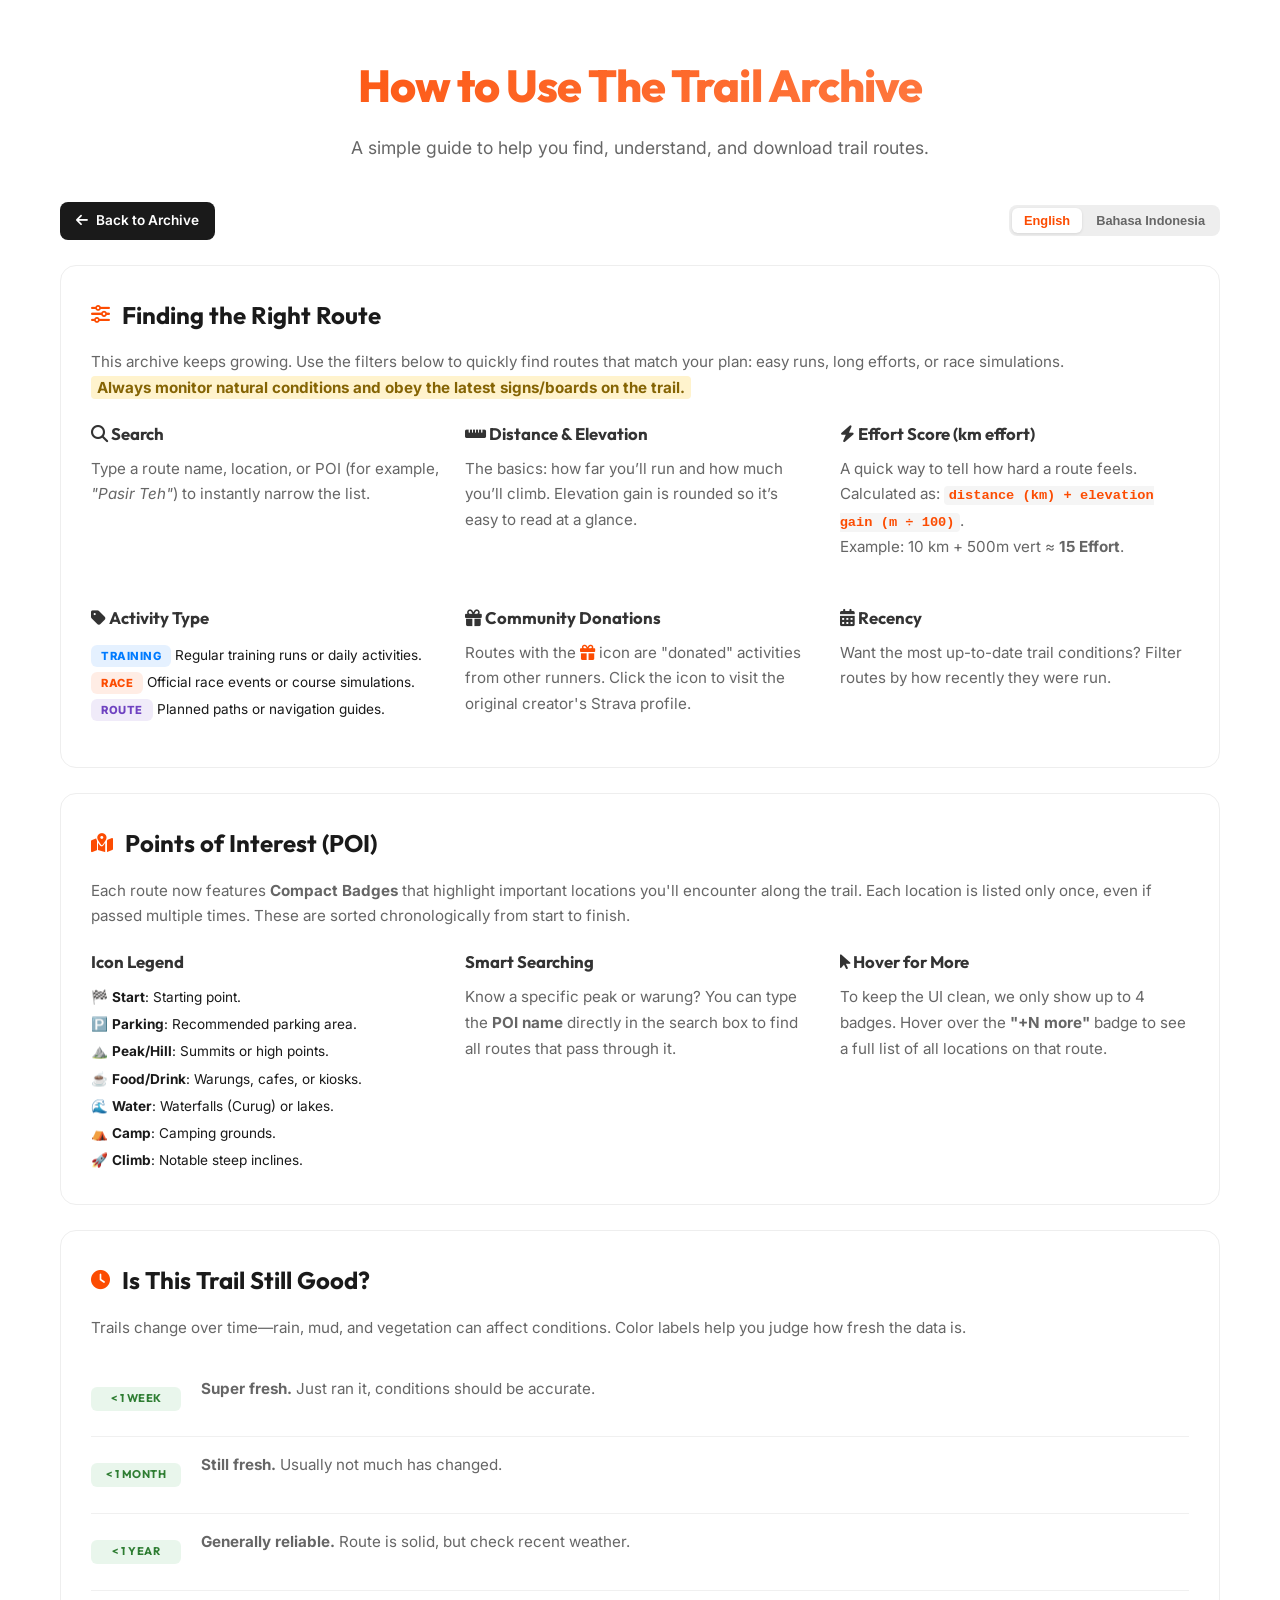
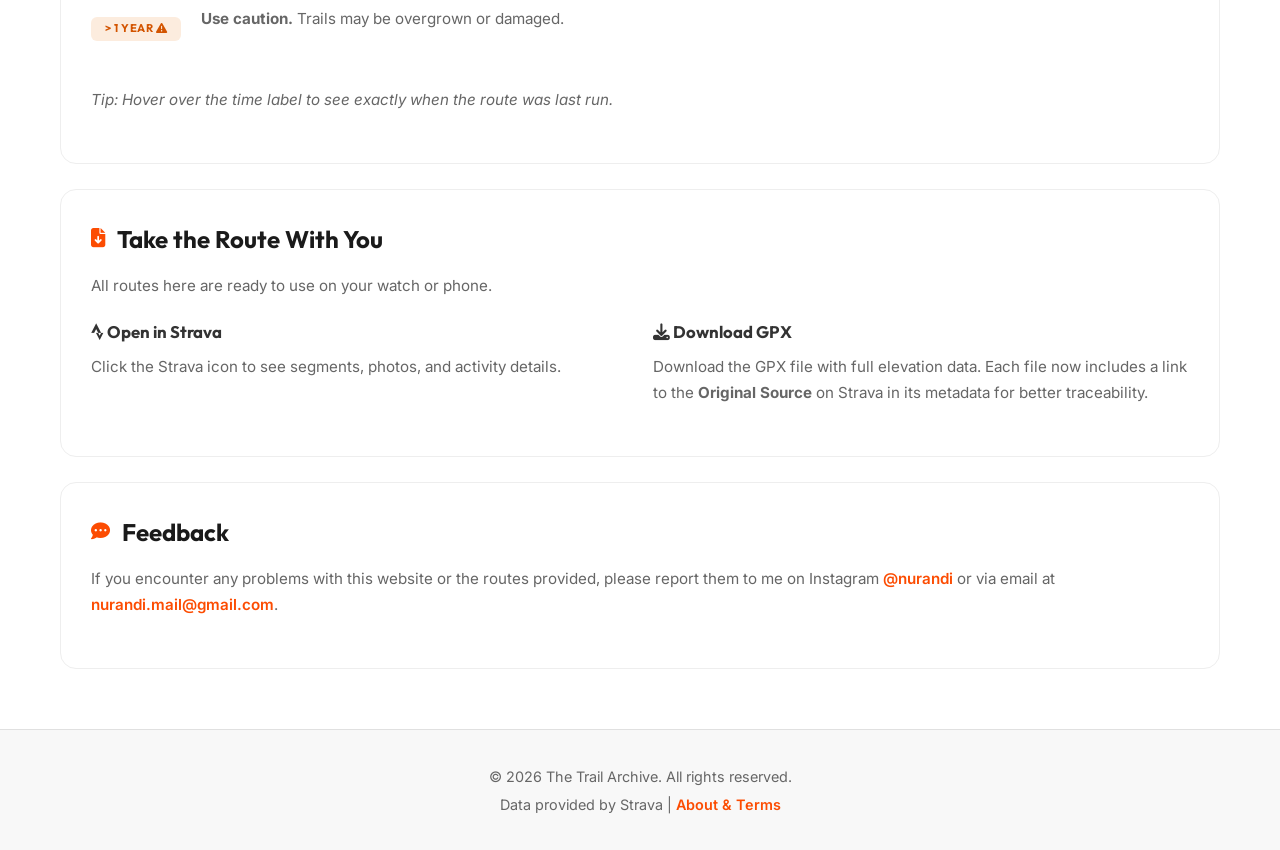
<file: help.html>
<!DOCTYPE html>
<html>

<head>
    <!-- Google Analytics -->
    <script src="analytics.js"></script>
    <meta charset="UTF-8">
    <meta name="viewport" content="width=device-width, initial-scale=1.0">
    <meta name="description" content="Help guide and documentation for The Trail Archive features">
    <title>Help Guide - The Trail Archive</title>
    <link rel="stylesheet" href="https://cdnjs.cloudflare.com/ajax/libs/font-awesome/6.5.1/css/all.min.css">
    <link rel="stylesheet" href="styles.css?v=1.6">
    <style>
        .help-section {
            background: white;
            border-radius: 16px;
            padding: 30px;
            margin-bottom: 25px;
            border: 1px solid var(--border-color);
        }

        .help-section h2 {
            font-family: 'Outfit', sans-serif;
            font-size: 1.5rem;
            margin-bottom: 15px;
            color: var(--text-main);
            display: flex;
            align-items: center;
            gap: 12px;
        }

        .help-section h2 i {
            color: var(--primary-color);
            font-size: 1.2rem;
        }

        .help-section p {
            margin-bottom: 20px;
            color: var(--text-muted);
            line-height: 1.7;
            font-size: 0.95rem;
        }

        .feature-grid {
            display: grid;
            grid-template-columns: repeat(auto-fit, minmax(280px, 1fr));
            gap: 25px;
            margin-top: 10px;
        }

        .feature-card {
            padding: 0;
            background: transparent;
            border: none;
        }

        .feature-card h3 {
            font-family: 'Outfit', sans-serif;
            font-size: 1.05rem;
            margin-bottom: 8px;
            color: #333;
            display: flex;
            align-items: center;
            gap: 8px;
        }

        /* Mobile specific adjustments */
        @media (max-width: 600px) {
            .help-section {
                padding: 20px;
                border-radius: 12px;
            }

            .help-section h2 {
                font-size: 1.3rem;
            }

            .feature-grid {
                grid-template-columns: 1fr;
                gap: 20px;
            }

            .feature-card {
                padding-bottom: 15px;
                border-bottom: 1px solid #f0f0f0;
            }

            .feature-card:last-child {
                border-bottom: none;
            }

            header h1 {
                font-size: 1.8rem;
            }
        }

        .help-nav {
            margin-bottom: 25px;
            display: flex;
            justify-content: space-between;
            align-items: center;
            flex-wrap: wrap;
            gap: 15px;
        }

        .btn-back {
            display: inline-flex;
            align-items: center;
            gap: 8px;
            padding: 8px 16px;
            background: var(--text-main);
            color: white;
            text-decoration: none;
            border-radius: 8px;
            font-weight: 600;
            font-size: 0.85rem;
            transition: var(--transition);
        }

        .btn-back:hover {
            transform: translateX(-3px);
            background: #000;
        }

        .lang-switcher {
            display: flex;
            background: #eee;
            padding: 3px;
            border-radius: 8px;
            gap: 2px;
        }

        .lang-btn {
            padding: 5px 12px;
            border: none;
            background: none;
            cursor: pointer;
            border-radius: 6px;
            font-weight: 600;
            font-size: 0.8rem;
            color: #666;
            transition: var(--transition);
        }

        .lang-btn.active {
            background: white;
            color: var(--primary-color);
            box-shadow: 0 1px 3px rgba(0, 0, 0, 0.1);
        }

        .time-bucket-list {
            list-style: none;
            margin-top: 10px;
        }

        .time-bucket-item {
            display: flex;
            align-items: flex-start;
            flex-direction: column;
            gap: 8px;
            padding: 15px 0;
            border-bottom: 1px solid #f0f0f0;
        }

        @media (min-width: 601px) {
            .time-bucket-item {
                flex-direction: row;
                align-items: center;
                gap: 20px;
            }
        }

        .time-bucket-item:last-child {
            border-bottom: none;
        }

        .bucket-pill {
            min-width: 90px;
            text-align: center;
            font-family: 'Outfit', sans-serif;
            font-weight: 700;
            font-size: 0.7rem;
            padding: 3px 10px;
            border-radius: 6px;
            text-transform: uppercase;
            letter-spacing: 0.5px;
        }

        .bucket-green {
            background-color: rgba(40, 167, 69, 0.1);
            color: #2e7d32;
        }

        .bucket-warning {
            background-color: rgba(230, 126, 34, 0.15);
            color: #d35400;
        }

        code {
            background: #f5f5f5;
            padding: 2px 5px;
            border-radius: 4px;
            font-family: monospace;
            font-weight: 600;
            color: var(--primary-color);
            font-size: 0.9em;
        }
    </style>
</head>

<body>
    <header>
        <div class="container">
            <h1 lang="en">How to Use The Trail Archive</h1>
            <h1 lang="id">Cara Menggunakan The Trail Archive</h1>
            <p lang="en">A simple guide to help you find, understand, and download trail routes.</p>
            <p lang="id">Panduan singkat buat cari, pahami, dan download rute trail.</p>
        </div>
    </header>

    <main class="container">
        <div class="help-nav">
            <a href="index.html" class="btn-back">
                <i class="fas fa-arrow-left"></i>
                <span lang="en">Back to Archive</span>
                <span lang="id">Kembali ke Arsip</span>
            </a>
            <div class="lang-switcher">
                <button class="lang-btn active" data-lang="en" onclick="setLang('en')">English</button>
                <button class="lang-btn" data-lang="id" onclick="setLang('id')">Bahasa Indonesia</button>
            </div>
        </div>

        <!-- Section 1: Filters -->
        <section class="help-section">
            <h2 lang="en"><i class="fas fa-sliders-h"></i> Finding the Right Route</h2>
            <h2 lang="id"><i class="fas fa-sliders-h"></i> Cari Rute yang Cocok</h2>
            <p lang="en">This archive keeps growing. Use the filters below to quickly find routes that match your plan:
                easy runs, long efforts, or race simulations. <br><span
                    style="background-color: #fff3cd; padding: 2px 6px; border-radius: 4px; color: #856404;"><strong>Always
                        monitor natural conditions and obey the latest signs/boards on the trail.</strong></span></p>
            <p lang="id">Koleksi rute di sini terus bertambah. Gunakan filter untuk menemukan rute yang sesuai, baik
                untuk lari santai, long run, atau simulasi lomba. <br><span
                    style="background-color: #fff3cd; padding: 2px 6px; border-radius: 4px; color: #856404;"><strong>Selalu
                        pantau kondisi alam dan patuhi petunjuk yang ada di rute (misal papan petunjuk,
                        dll).</strong></span></p>

            <div class="feature-grid">
                <div class="feature-card">
                    <h3 lang="en"><i class="fas fa-search"></i> Search</h3>
                    <h3 lang="id"><i class="fas fa-search"></i> Pencarian</h3>
                    <p lang="en">Type a route name, location, or POI (for example, <em>"Pasir Teh"</em>) to instantly
                        narrow the list.</p>
                    <p lang="id">Ketik nama rute, lokasi, atau POI (misalnya <em>"Pasir Teh"</em>) untuk langsung
                        menyaring hasil.</p>
                </div>
                <div class="feature-card">
                    <h3 lang="en"><i class="fas fa-ruler-horizontal"></i> Distance & Elevation</h3>
                    <h3 lang="id"><i class="fas fa-ruler-horizontal"></i> Jarak & Elevasi</h3>
                    <p lang="en">The basics: how far you’ll run and how much you’ll climb. Elevation gain is rounded so
                        it’s easy to read at a glance.</p>
                    <p lang="id">Info dasar: seberapa jauh dan seberapa nanjak. Angka elevasi dibulatkan supaya gampang
                        dibaca.</p>
                </div>
                <div class="feature-card">
                    <h3 lang="en"><i class="fas fa-bolt"></i> Effort Score (km effort)</h3>
                    <h3 lang="id"><i class="fas fa-bolt"></i> Effort Score (km effort)</h3>
                    <p lang="en">A quick way to tell how hard a route feels. Calculated as:
                        <code>distance (km) + elevation gain (m ÷ 100)</code>.<br>Example: 10 km + 500m vert ≈
                        <strong>15 Effort</strong>.
                    </p>
                    <p lang="id">Cara cepat buat tahu seberapa berat rutenya. Dihitung dengan rumus:
                        <code>jarak (km) + (total elevasi meter ÷ 100)</code>.<br>Contoh: 10 km + 500m vert ≈ <strong>15
                            Effort</strong>.
                    </p>
                </div>
                <div class="feature-card">
                    <h3 lang="en"><i class="fas fa-tag"></i> Activity Type</h3>
                    <h3 lang="id"><i class="fas fa-tag"></i> Jenis Aktivitas</h3>
                    <div lang="en" style="font-size: 0.85rem; margin-top: 10px; line-height: 2;">
                        <span class="route-type-badge training">Training</span> Regular training runs or daily
                        activities.<br>
                        <span class="route-type-badge race">Race</span> Official race events or course simulations.<br>
                        <span class="route-type-badge route">Route</span> Planned paths or navigation guides.
                    </div>
                    <div lang="id" style="font-size: 0.85rem; margin-top: 10px; line-height: 2;">
                        <span class="route-type-badge training">Training</span> Latihan rutin atau aktivitas lari
                        harian.<br>
                        <span class="route-type-badge race">Race</span> Acara lomba resmi atau simulasi jalur lomba.<br>
                        <span class="route-type-badge route">Route</span> Rute atau rencana panduan navigasi.
                    </div>
                </div>
                <div class="feature-card">
                    <h3 lang="en"><i class="fas fa-gift"></i> Community Donations</h3>
                    <h3 lang="id"><i class="fas fa-gift"></i> Kontribusi Komunitas</h3>
                    <p lang="en">Routes with the <i class="fas fa-gift" style="color: #fc4c02;"></i> icon are "donated"
                        activities from other runners. Click the icon to visit the original creator's Strava profile.
                    </p>
                    <p lang="id">Rute dengan ikon <i class="fas fa-gift" style="color: #fc4c02;"></i> adalah aktivitas
                        "donasi" dari pelari lain. Klik ikon tersebut untuk mengunjungi profil Strava pembuat aslinya.
                    </p>
                </div>
                <div class="feature-card">
                    <h3 lang="en"><i class="fas fa-calendar-alt"></i> Recency</h3>
                    <h3 lang="id"><i class="fas fa-calendar-alt"></i> Update Terakhir</h3>
                    <p lang="en">Want the most up-to-date trail conditions? Filter routes by how recently they were run.
                    </p>
                    <p lang="id">Mau kondisi trail paling update? Filter berdasarkan kapan rute dibuat atau terakhir
                        dilewati.</p>
                </div>
            </div>
        </section>

        <!-- Section 2: POIs -->
        <section class="help-section">
            <h2 lang="en"><i class="fas fa-map-marked-alt"></i> Points of Interest (POI)</h2>
            <h2 lang="id"><i class="fas fa-map-marked-alt"></i> Titik Menarik (POI)</h2>
            <p lang="en">Each route now features <strong>Compact Badges</strong> that highlight important locations
                you'll encounter along the trail. Each location is listed only once, even if passed multiple times.
                These are sorted chronologically from start to finish.</p>
            <p lang="id">Setiap rute kini dilengkapi dengan <strong>Badge</strong> yang menandai lokasi penting di
                sepanjang jalur. Setiap tempat hanya ditulis satu kali meskipun dilewati berkali-kali. Urutannya
                disesuaikan dengan kapan kamu pertama kali melewatinya (dari start sampai finish).</p>

            <div class="feature-grid">
                <div class="feature-card">
                    <h3 lang="en">Icon Legend</h3>
                    <h3 lang="id">Legenda Ikon</h3>
                    <div lang="en" style="font-size: 0.85rem; line-height: 2;">
                        🏁 <strong>Start</strong>: Starting point.<br>
                        🅿️ <strong>Parking</strong>: Recommended parking area.<br>
                        ⛰️ <strong>Peak/Hill</strong>: Summits or high points.<br>
                        ☕ <strong>Food/Drink</strong>: Warungs, cafes, or kiosks.<br>
                        🌊 <strong>Water</strong>: Waterfalls (Curug) or lakes.<br>
                        ⛺ <strong>Camp</strong>: Camping grounds.<br>
                        🚀 <strong>Climb</strong>: Notable steep inclines.
                    </div>
                    <div lang="id" style="font-size: 0.85rem; line-height: 2;">
                        🏁 <strong>Start</strong>: Titik awal jalan.<br>
                        🅿️ <strong>Parkir</strong>: Area parkir yang direkomendasikan.<br>
                        ⛰️ <strong>Puncak, bukit, pasir</strong>: Titik-titik ketinggian.<br>
                        ☕ <strong>Tempat makan/minum</strong>: Warung, kafe, atau kios.<br>
                        🌊 <strong>Air</strong>: Curug (air terjun) atau danau.<br>
                        ⛺ <strong>Camp</strong>: Area berkemah.<br>
                        🚀 <strong>Tanjakan</strong>: Area tanjakan yang cukup terjal.
                    </div>
                </div>
                <div class="feature-card">
                    <h3 lang="en">Smart Searching</h3>
                    <h3 lang="id">Pencarian Pintar</h3>
                    <p lang="en">Know a specific peak or warung? You can type the <strong>POI name</strong> directly in
                        the search box to find all routes that pass through it.</p>
                    <p lang="id">Punya tempat favorit? Kamu bisa ketik <strong>nama POI</strong> langsung di kotak
                        pencarian untuk menemukan semua rute yang melewatinya.</p>
                </div>
                <div class="feature-card">
                    <h3 lang="en"><i class="fas fa-mouse-pointer"></i> Hover for More</h3>
                    <h3 lang="id"><i class="fas fa-mouse-pointer"></i> Arahkan Kursor</h3>
                    <p lang="en">To keep the UI clean, we only show up to 4 badges. Hover over the <strong>"+N
                            more"</strong> badge to see a full list of all locations on that route.</p>
                    <p lang="id">Biar rapi, kami hanya menampilkan maksimal 4 badge. Arahkan kursor ke badge <strong>"+N
                            lebih"</strong> untuk melihat daftar lengkap semua lokasi di rute tersebut.</p>
                </div>
            </div>
        </section>
        <!-- Section 3: Labels -->
        <section class="help-section">
            <h2 lang="en"><i class="fas fa-clock"></i> Is This Trail Still Good?</h2>
            <h2 lang="id"><i class="fas fa-clock"></i> Rute Masih Layak?</h2>
            <p lang="en">Trails change over time—rain, mud, and vegetation can affect conditions. Color labels help
                you
                judge how fresh the data is.</p>
            <p lang="id">Kondisi trail bisa berubah karena hujan, lumpur, atau vegetasi. Label warna membantu
                menunjukkan seberapa baru data rute.</p>

            <div class="time-bucket-list">
                <div class="time-bucket-item">
                    <span class="bucket-pill bucket-green" lang="en">&lt; 1 Week</span>
                    <span class="bucket-pill bucket-green" lang="id">&lt; 1 Minggu</span>
                    <p lang="en"><strong>Super fresh.</strong> Just ran it, conditions should be accurate.</p>
                    <p lang="id"><strong>Super fresh.</strong> Baru dijalankan, kondisi masih akurat.</p>
                </div>
                <div class="time-bucket-item">
                    <span class="bucket-pill bucket-green" lang="en">&lt; 1 Month</span>
                    <span class="bucket-pill bucket-green" lang="id">&lt; 1 Bulan</span>
                    <p lang="en"><strong>Still fresh.</strong> Usually not much has changed.</p>
                    <p lang="id"><strong>Masih oke.</strong> Biasanya belum banyak berubah.</p>
                </div>
                <div class="time-bucket-item">
                    <span class="bucket-pill bucket-green" lang="en">&lt; 1 Year</span>
                    <span class="bucket-pill bucket-green" lang="id">&lt; 1 Tahun</span>
                    <p lang="en"><strong>Generally reliable.</strong> Route is solid, but check recent weather.</p>
                    <p lang="id"><strong>Umumnya aman.</strong> Jalur masih jelas, tapi tetap cek cuaca terakhir.
                    </p>
                </div>
                <div class="time-bucket-item">
                    <span class="bucket-pill bucket-warning" lang="en">&gt; 1 Year <i
                            class="fas fa-exclamation-triangle"></i></span>
                    <span class="bucket-pill bucket-warning" lang="id">&gt; 1 Tahun <i
                            class="fas fa-exclamation-triangle"></i></span>
                    <p lang="en"><strong>Use caution.</strong> Trails may be overgrown or damaged.</p>
                    <p lang="id"><strong>Perlu ekstra hati-hati.</strong> Jalur bisa tertutup atau rusak.</p>
                </div>
            </div>
            <p style="margin-top: 20px;">
                <em lang="en">Tip: Hover over the time label to see exactly when the route was last run.</em>
                <em lang="id">Tips: Arahkan kursor ke label waktu untuk melihat tanggal pastinya.</em>
            </p>
        </section>

        <!-- Section 4: Downloads -->
        <section class="help-section">
            <h2 lang="en"><i class="fas fa-file-download"></i> Take the Route With You</h2>
            <h2 lang="id"><i class="fas fa-file-download"></i> Download Rutenya</h2>
            <p lang="en">All routes here are ready to use on your watch or phone.</p>
            <p lang="id">Semua rute di sini siap digunakan.</p>
            <div class="feature-grid">
                <div class="feature-card">
                    <h3 lang="en"><i class="fab fa-strava"></i> Open in Strava</h3>
                    <h3 lang="id"><i class="fab fa-strava"></i> Buka di Strava</h3>
                    <p lang="en">Click the Strava icon to see segments, photos, and activity details.</p>
                    <p lang="id">Klik ikon Strava untuk melihat segmen, foto, dan detail aktivitas.</p>
                </div>
                <div class="feature-card">
                    <h3 lang="en"><i class="fas fa-download"></i> Download GPX</h3>
                    <h3 lang="id"><i class="fas fa-download"></i> Download GPX</h3>
                    <p lang="en">Download the GPX file with full elevation data. Each file now includes a link to the
                        <strong>Original Source</strong> on Strava in its metadata for better traceability.</p>
                    <p lang="id">Unduh file GPX lengkap dengan data elevasi. Setiap file sekarang menyertakan link
                        <strong>Sumber Asli</strong> di Strava dalam metadatanya agar lebih mudah ditelusuri.</p>
                </div>
            </div>
        </section>
        <!-- Section 5: Feedback -->
        <section class="help-section">
            <h2 lang="en"><i class="fas fa-comment-dots"></i> Feedback</h2>
            <h2 lang="id"><i class="fas fa-comment-dots"></i> Masukan</h2>
            <p lang="en">If you encounter any problems with this website or the routes provided, please report them
                to
                me on Instagram <a href="https://instagram.com/nurandi" target="_blank"
                    style="color: var(--primary-color); text-decoration: none; font-weight: 600;">@nurandi</a> or
                via
                email at <a href="mailto:nurandi.mail@gmail.com"
                    style="color: var(--primary-color); text-decoration: none; font-weight: 600;">nurandi.mail@gmail.com</a>.
            </p>
            <p lang="id">Jika Anda menemukan masalah dengan situs web ini atau rute yang disediakan, silakan
                laporkan ke
                saya di Instagram <a href="https://instagram.com/nurandi" target="_blank"
                    style="color: var(--primary-color); text-decoration: none; font-weight: 600;">@nurandi</a> atau
                melalui email di <a href="mailto:nurandi.mail@gmail.com"
                    style="color: var(--primary-color); text-decoration: none; font-weight: 600;">nurandi.mail@gmail.com</a>.
            </p>
        </section>
    </main>

    <footer>
        <div class="container">
            <p>&copy; 2026 The Trail Archive. All rights reserved.</p>
            <p>Data provided by Strava | <a href="#" id="aboutLink">About & Terms</a></p>
        </div>
    </footer>

    <!-- About Modal -->
    <div id="aboutModal" class="modal">
        <div class="modal-content">
            <span class="close" id="closeAbout">&times;</span>
            <h2>About & Terms</h2>
            <div id="aboutContent" class="toc-text">
                <!-- Loaded from legal.json -->
            </div>
            <div class="modal-actions">
                <button id="closeAboutBtn" class="btn btn-primary">Close</button>
            </div>
        </div>
    </div>

    <script>
        function setLang(lang) {
            // Force default to english if lang is not recognized
            if (lang !== 'id' && lang !== 'en') {
                lang = 'en';
            }
            console.log('Setting language to:', lang);

            // Update buttons
            document.querySelectorAll('.lang-btn').forEach(btn => {
                btn.classList.remove('active');
                if (btn.getAttribute('data-lang') === lang) {
                    btn.classList.add('active');
                }
            });

            // Update content visibility
            document.querySelectorAll('[lang]').forEach(el => {
                // Skip the root html tag
                if (el.tagName.toLowerCase() === 'html') return;

                const elLang = el.getAttribute('lang');
                const isMatch = elLang === lang;

                if (el.tagName === 'SPAN' || el.tagName === 'EM' || el.tagName === 'I') {
                    el.style.display = isMatch ? 'inline' : 'none';
                } else if (el.tagName === 'H2') {
                    el.style.display = isMatch ? 'flex' : 'none';
                } else {
                    el.style.display = isMatch ? 'block' : 'none';
                }
            });

            localStorage.setItem('trail_lang', lang);
        }

        async function initLegal() {
            try {
                const response = await fetch('legal.json');
                if (response.ok) {
                    const legalData = await response.json();
                    const aboutContent = document.getElementById('aboutContent');
                    if (aboutContent && legalData.about) aboutContent.innerHTML = legalData.about;
                }
            } catch (e) {
                console.error("Error loading legal.json:", e);
            }
        }

        const aboutModal = document.getElementById("aboutModal");
        const aboutLink = document.getElementById("aboutLink");
        const closeAboutSpan = document.getElementById("closeAbout");
        const closeAboutBtn = document.getElementById("closeAboutBtn");

        if (aboutLink) {
            aboutLink.onclick = function (e) {
                e.preventDefault();
                if (aboutModal) aboutModal.style.display = "block";
            }
        }

        function closeAboutModal() {
            if (aboutModal) aboutModal.style.display = "none";
        }

        if (closeAboutSpan) closeAboutSpan.onclick = closeAboutModal;
        if (closeAboutBtn) closeAboutBtn.onclick = closeAboutModal;

        window.onclick = function (event) {
            if (event.target == aboutModal) {
                closeAboutModal();
            }
        }

        document.addEventListener('DOMContentLoaded', () => {
            const savedLang = localStorage.getItem('trail_lang') || 'en';
            setLang(savedLang);
            initLegal();
        });
    </script>
</body>

</html>
</file>
<file: styles.css>
@import url('https://fonts.googleapis.com/css2?family=Inter:wght@400;500;600&family=Outfit:wght@600;700;800&display=swap');

:root {
    --primary-color: #fc4c02;
    /* Strava Orange */
    --primary-gradient: linear-gradient(135deg, #fc4c02 0%, #ff8552 100%);
    --bg-color: #f8f9fa;
    --card-bg: #ffffff;
    --text-main: #1a1a1a;
    --text-muted: #666666;
    --border-color: #eeeeee;
    --shadow-sm: 0 2px 8px rgba(0, 0, 0, 0.05);
    --shadow-md: 0 10px 30px rgba(0, 0, 0, 0.08);
    --transition: all 0.3s cubic-bezier(0.4, 0, 0.2, 1);
}

/* Reset and Base Styles */
* {
    margin: 0;
    padding: 0;
    box-sizing: border-box;
}

body {
    font-family: 'Inter', -apple-system, BlinkMacSystemFont, 'Segoe UI', Roboto, sans-serif;
    line-height: 1.6;
    color: var(--text-main);
    background-color: #ffffff;
}

.container {
    max-width: 1200px;
    margin: 0 auto;
    padding: 0 20px;
}

/* Header */
header {
    background: #ffffff;
    padding: 50px 0 40px;
    text-align: center;
}

.logo-wrapper {
    margin-bottom: 20px;
    display: flex;
    justify-content: center;
}

#athlete-avatar {
    width: 90px;
    height: 90px;
    border-radius: 50%;
    object-fit: cover;
    border: 3px solid #fff;
    box-shadow: 0 4px 15px rgba(0, 0, 0, 0.1);
    transition: var(--transition);
    background-color: #f0f0f0;
}

#athlete-avatar:hover {
    transform: scale(1.05);
    box-shadow: 0 6px 20px rgba(252, 76, 2, 0.2);
    border-color: var(--primary-color);
}

header h1 {
    font-family: 'Outfit', sans-serif;
    font-size: 2.8rem;
    font-weight: 800;
    margin-bottom: 12px;
    letter-spacing: -0.02em;
    background: var(--primary-gradient);
    -webkit-background-clip: text;
    background-clip: text;
    -webkit-text-fill-color: transparent;
}

header p {
    color: var(--text-muted);
    font-size: 1.1rem;
    max-width: 600px;
    margin: 0 auto;
}

.last-update {
    font-size: 0.85rem;
    margin-top: 10px;
    opacity: 0.7;
    font-weight: 500;
}

.header-links {
    margin-top: 15px;
}

.help-link {
    color: var(--primary-color);
    text-decoration: none;
    font-weight: 600;
    font-size: 0.95rem;
    transition: var(--transition);
    display: inline-flex;
    align-items: center;
    gap: 6px;
}

.help-link:hover {
    opacity: 0.8;
}

/* Main Content */
main {
    padding: 40px 20px;
    min-height: 60vh;
}

/* Filters Toggle */
.filters-header {
    display: flex;
    justify-content: center;
    margin-bottom: 25px;
}

.btn-toggle {
    display: flex;
    align-items: center;
    gap: 12px;
    padding: 10px 22px;
    background-color: #f6f6f6;
    border: 1.5px solid transparent;
    border-radius: 50px;
    /* Pill shape */
    color: var(--text-main);
    font-weight: 600;
    font-size: 0.85rem;
    cursor: pointer;
    transition: var(--transition);
    box-shadow: 0 2px 10px rgba(0, 0, 0, 0.03);
}

.btn-toggle:hover {
    background-color: #eee;
    transform: translateY(-2px);
    box-shadow: 0 4px 12px rgba(0, 0, 0, 0.08);
}

.btn-toggle.active {
    background: var(--primary-gradient);
    color: #fff;
    box-shadow: 0 4px 15px rgba(252, 76, 2, 0.3);
}

.btn-toggle .icon {
    font-size: 0.9rem;
}

.btn-toggle .arrow {
    font-size: 0.6rem;
    margin-left: 2px;
    transition: transform 0.4s cubic-bezier(0.4, 0, 0.2, 1);
    opacity: 0.8;
}

.btn-toggle.active .arrow {
    transform: rotate(180deg);
}

.filters-wrapper {
    overflow: hidden;
    max-height: 500px;
    transition: max-height 0.4s cubic-bezier(0.4, 0, 0.2, 1), opacity 0.3s ease, margin 0.3s ease;
    opacity: 1;
}

.filters-wrapper.collapsed {
    max-height: 0;
    opacity: 0;
    margin-bottom: 0;
    pointer-events: none;
}

/* Controls Bar */
.controls-bar {
    display: flex;
    flex-wrap: wrap;
    gap: 20px;
    margin-bottom: 30px;
    padding: 25px;
    background-color: #f6f6f6;
    border-radius: 12px;
    align-items: center;
}

.control-group {
    display: flex;
    flex-direction: column;
    gap: 6px;
    flex: 1;
    min-width: 120px;
}

.control-group.search-group {
    flex: 1.6;
    min-width: 200px;
}

.control-group label {
    font-size: 0.8rem;
    font-weight: 700;
    color: #666;
    letter-spacing: 0.5px;
    text-transform: uppercase;
}

.control-group select,
.control-group input[type="text"] {
    padding: 8px 12px;
    border: 1px solid #ddd;
    border-radius: 8px;
    font-size: 0.85rem;
    color: var(--text-main);
    background-color: #fff;
    cursor: pointer;
    transition: var(--transition);
}

.control-group input[type="text"] {
    cursor: text;
}

.control-group select:hover,
.control-group input[type="text"]:hover {
    border-color: var(--primary-color);
}

.control-group select:focus,
.control-group input[type="text"]:focus {
    border-color: var(--primary-color);
    outline: none;
    box-shadow: 0 0 0 3px rgba(252, 76, 2, 0.1);
}

/* Routes Grid */
.routes-grid {
    display: grid;
    grid-template-columns: repeat(3, 1fr);
    gap: 30px;
    margin-top: 20px;
}

/* Route Card */
.route-card {
    background-color: var(--card-bg);
    border-radius: 16px;
    border: 1px solid var(--border-color);
    overflow: hidden;
    display: flex;
    flex-direction: column;
    transition: var(--transition);
    box-shadow: var(--shadow-sm);
}

.route-card:hover {
    transform: translateY(-8px);
    box-shadow: var(--shadow-md);
    border-color: rgba(252, 76, 2, 0.2);
    z-index: 10;
}



.route-card img {
    width: 100%;
    height: auto;
    aspect-ratio: 3/2;
    object-fit: cover;
    display: block;
    transition: var(--transition);
}

.route-card:hover img {
    transform: scale(1.05);
}

/* Card Badges */
.card-image-wrapper {
    position: relative;
    width: 100%;
    overflow: hidden;
    /* Clip image here instead of card level */
    border-top-left-radius: 16px;
    border-top-right-radius: 16px;
}

.badge-overlay {
    position: absolute;
    padding: 6px 10px;
    border-radius: 8px;
    font-size: 0.7rem;
    font-weight: 700;
    color: white;
    box-shadow: 0 4px 12px rgba(0, 0, 0, 0.15);
    backdrop-filter: blur(8px);
    -webkit-backdrop-filter: blur(8px);
    z-index: 10;
    pointer-events: none;
    text-transform: uppercase;
    letter-spacing: 0.05em;
    border: 1px solid rgba(255, 255, 255, 0.1);
}



.badge-race {
    top: 12px;
    right: 12px;
    background: linear-gradient(135deg, rgba(227, 73, 53, 0.9) 0%, rgba(252, 76, 2, 0.9) 100%);
}

.route-info {
    padding: 20px;
    display: flex;
    flex-direction: column;
    flex: 1;
}

.route-location {
    display: flex;
    align-items: center;
    justify-content: space-between;
    font-size: 0.75rem;
    color: var(--text-muted);
    margin-bottom: 8px;
    font-weight: 600;
}

.loc-left {
    display: flex;
    align-items: center;
    gap: 6px;
}

.loc-left i {
    font-size: 0.7rem;
    color: var(--primary-color);
    opacity: 0.8;
}

.route-date {
    font-family: 'Outfit', sans-serif;
    font-weight: 600;
    font-size: 0.72rem;
    /* Slightly smaller for the pill look */
    letter-spacing: 0.3px;
    cursor: help;
    padding: 3px 8px;
    border-radius: 6px;
    display: inline-flex;
    align-items: center;
    gap: 4px;
}

/* Green Shading for Recent Activities */
.route-date.fresh,
.route-date.active,
.route-date.stable {
    background-color: rgba(40, 167, 69, 0.1);
    /* Soft Green */
    color: #218838;
    /* Dark Green */
}

.route-date.legacy {
    background-color: rgba(230, 126, 34, 0.15);
    /* Soft Amber Warning */
    color: #d35400;
    /* Darker Amber Text */
    padding: 3px 8px;
    border-radius: 6px;
    display: inline-flex;
    align-items: center;
    gap: 4px;
}

.warning-icon {
    font-size: 0.7rem;
    color: #e67e22;
}

.route-info h3 {
    font-family: 'Outfit', sans-serif;
    font-size: 1.15rem;
    font-weight: 700;
    margin-bottom: 12px;
    color: #1a1a1a;
    /* Truncate to a single line with ellipsis */
    display: -webkit-box;
    -webkit-line-clamp: 1;
    line-clamp: 1;
    -webkit-box-orient: vertical;
    overflow: hidden;
    text-overflow: ellipsis;
    min-height: 1.5rem;
}

.creator-icon-link,
.creator-icon-static {
    color: #888;
    font-size: 1.1rem;
    margin-right: 6px;
    vertical-align: middle;
    transition: var(--transition);
    display: inline-block;
}

.creator-icon-link:hover {
    color: #fc4c02;
    /* Strava Orange */
    transform: scale(1.1);
}

.creator-icon-static {
    cursor: help;
    opacity: 0.7;
}


.route-stats {
    display: grid;
    grid-template-columns: 1fr 1fr 1fr;
    gap: 10px;
    margin-bottom: 5px;
    padding-bottom: 15px;
}

.stat {
    text-align: center;
}

.stat-label {
    font-size: 0.75rem;
    color: #888;
    text-transform: uppercase;
    letter-spacing: 0.5px;
}

.stat-value {
    font-size: 1.1rem;
    font-weight: 600;
    color: #333;
    margin-top: 5px;
}

/* POI Styles */
.poi-section {
    display: flex;
    flex-wrap: wrap;
    gap: 6px;
    row-gap: 8px;
    margin-bottom: 12px;
    height: 60px;
    /* Precise height for 2 lines on desktop */
    overflow: hidden;
    align-content: flex-start;
}

/* POI Overflow Styling */
.poi-badge.more {
    display: inline-flex !important;
}

/* On mobile, allow POIs to wrap but limit to 3 lines max */
@media (max-width: 600px) {
    .poi-section {
        height: auto;
        max-height: 90px;
        /* Precise limit for 3 lines on mobile */
        overflow: hidden;
        min-height: 32px;
    }
}

.poi-badge {
    font-size: 0.75rem;
    padding: 2px 8px;
    border-radius: 12px;
    background: #f5f5f5;
    color: #444;
    border: 1px solid #eee;
    display: inline-flex;
    align-items: center;
    gap: 4px;
    white-space: nowrap;
    cursor: default;
}

.poi-badge.start,
.poi-badge.parking {
    background: #e8f5e9;
    color: #2e7d32;
    border-color: #c8e6c9;
}

.poi-badge.hill,
.poi-badge.mountain {
    background: #e3f2fd;
    color: #1565c0;
    border-color: #bbdefb;
}

.poi-badge.warung {
    background: #fff8e1;
    color: #f57f17;
    border-color: #ffecb3;
}

.poi-badge.curug,
.poi-badge.lake {
    background: #e0f7fa;
    color: #00838f;
    border-color: #b2ebf2;
}

.poi-badge.more {
    background: #eee;
    color: #666;
    font-weight: 500;
    font-size: 0.7rem;
}

.poi-name {
    max-width: 85px;
    overflow: hidden;
    text-overflow: ellipsis;
}

.route-actions {
    display: flex;
    justify-content: space-between;
    align-items: center;
    margin-top: auto;
    padding-top: 15px;
    border-top: 1px solid #f0f0f0;
}

.action-buttons {
    display: flex;
    gap: 8px;
}

.route-type-badge {
    font-size: 0.7rem;
    font-weight: 800;
    text-transform: uppercase;
    letter-spacing: 0.05em;
    padding: 4px 10px;
    border-radius: 6px;
    background-color: #f0f0f0;
    color: #888;
}

.route-type-badge.race {
    background-color: rgba(252, 76, 2, 0.1);
    color: #fc4c02;
}

.route-type-badge.train,
.route-type-badge.training {
    background-color: rgba(0, 123, 255, 0.1);
    color: #007bff;
}

.route-type-badge.route {
    background-color: rgba(111, 66, 193, 0.1);
    color: #6f42c1;
}

.btn-action {
    position: relative;
    width: 44px;
    height: 44px;
    border-radius: 12px;
    display: flex;
    align-items: center;
    justify-content: center;
    border: 1.5px solid transparent;
    background-color: #f6f6f6;
    color: var(--text-main);
    cursor: pointer;
    transition: var(--transition);
    text-decoration: none;
}

.btn-action i {
    font-size: 1.3rem;
    display: block;
}

.btn-action:hover {
    background-color: #eee;
    transform: translateY(-2px);
}

.btn-action.strava {
    color: #fc4c02;
    /* Strava Orange */
    background-color: rgba(252, 76, 2, 0.05);
}

.btn-action.strava:hover {
    background-color: rgba(252, 76, 2, 0.1);
    border-color: rgba(252, 76, 2, 0.2);
}

.btn-action.primary {
    background: var(--primary-gradient);
    color: white;
    box-shadow: 0 4px 12px rgba(252, 76, 2, 0.15);
}

.btn-action.primary:hover {
    box-shadow: 0 6px 15px rgba(252, 76, 2, 0.25);
    opacity: 0.95;
}

/* Loading State */
.loading {
    text-align: center;
    padding: 60px 20px;
    color: #888;
    grid-column: 1 / -1;
}

/* Footer */
footer {
    background-color: #f8f8f8;
    border-top: 1px solid #e0e0e0;
    padding: 30px 0;
    text-align: center;
    margin-top: 60px;
}

footer p {
    color: var(--text-muted);
    font-size: 0.9rem;
    margin: 5px 0;
}

footer a {
    color: var(--primary-color);
    text-decoration: none;
    font-weight: 600;
    transition: var(--transition);
}

footer a:hover {
    color: #ff8552;
    text-decoration: underline;
}

.attribution {
    margin-top: 15px;
    font-weight: 600;
}

.attribution a {
    color: var(--primary-color) !important;
}

/* Pagination */
.pagination {
    display: flex;
    justify-content: center;
    align-items: center;
    margin-top: 40px;
    gap: 5px;
}

.page-btn {
    padding: 8px 12px;
    border: 1px solid #ddd;
    background-color: #fff;
    color: #333;
    cursor: pointer;
    border-radius: 4px;
    font-size: 0.9rem;
    transition: all 0.2s;
}

.page-btn:hover:not(:disabled) {
    background-color: #f0f0f0;
    border-color: #ccc;
}

.page-btn.active {
    background-color: #333;
    color: #fff;
    border-color: #333;
}

.page-btn:disabled {
    color: #ccc;
    cursor: default;
    border-color: #eee;
}

/* Modal */
.modal {
    display: none;
    position: fixed;
    z-index: 1000;
    left: 0;
    top: 0;
    width: 100%;
    height: 100%;
    background-color: rgba(0, 0, 0, 0.5);
    backdrop-filter: blur(2px);
    overflow-y: auto;
}

.modal-content {
    background-color: #ffffff;
    margin: 20px auto;
    padding: 20px 25px;
    border: none;
    width: 95%;
    max-width: 500px;
    border-radius: 20px;
    box-shadow: 0 20px 60px rgba(0, 0, 0, 0.15);
    position: relative;
    max-height: calc(100vh - 40px);
    display: flex;
    flex-direction: column;
}

.close {
    color: #aaa;
    float: right;
    font-size: 28px;
    font-weight: bold;
    cursor: pointer;
    line-height: 20px;
}

.close:hover,
.close:focus {
    color: black;
    text-decoration: none;
    cursor: pointer;
}

.modal-content h2 {
    margin-bottom: 10px;
    font-size: 1.5rem;
    color: #333;
}

.toc-text {
    margin-bottom: 10px;
    padding: 15px;
    background-color: #f9f9f9;
    border: 1px solid #eee;
    border-radius: 12px;
    font-size: 0.9rem;
    color: #555;
    line-height: 1.6;
    max-height: 180px;
    overflow-y: auto;
}

/* Custom Scrollbar for Modal Text */
.toc-text::-webkit-scrollbar {
    width: 6px;
}

.toc-text::-webkit-scrollbar-track {
    background: #f1f1f1;
    border-radius: 10px;
}

.toc-text::-webkit-scrollbar-thumb {
    background: #ccc;
    border-radius: 10px;
}

.toc-text::-webkit-scrollbar-thumb:hover {
    background: var(--primary-color);
}

.toc-text p {
    margin-bottom: 12px;
}

.toc-text p:last-child {
    margin-bottom: 0;
}

.toc-text a {
    color: var(--primary-color);
    text-decoration: none;
    font-weight: 600;
}

.toc-text a:hover {
    text-decoration: underline;
}

.toc-text ul {
    margin-left: 20px;
    margin-top: 10px;
}

.toc-agreement {
    margin: 10px 0 20px 0;
    display: flex;
    align-items: center;
    gap: 12px;
    padding: 10px 15px;
    background-color: #fbfbfb;
    border-radius: 12px;
}

.toc-agreement input[type="checkbox"] {
    width: 20px;
    height: 20px;
    cursor: pointer;
    accent-color: var(--primary-color);
}

.toc-agreement label {
    font-size: 0.95rem;
    cursor: pointer;
    font-weight: 600;
    color: var(--text-main);
}

.modal-actions {
    display: flex;
    justify-content: flex-end;
    gap: 12px;
    margin-top: 10px;
}

.btn {
    padding: 12px 28px;
    border-radius: 50px;
    font-size: 0.95rem;
    font-weight: 600;
    cursor: pointer;
    transition: var(--transition);
    border: 1.5px solid transparent;
    font-family: inherit;
}

.btn-primary {
    background: var(--primary-gradient);
    color: white;
    box-shadow: 0 4px 15px rgba(252, 76, 2, 0.2);
}

.btn-primary:hover:not(:disabled) {
    transform: translateY(-2px);
    box-shadow: 0 6px 20px rgba(252, 76, 2, 0.3);
}

.btn:not(.btn-primary) {
    background-color: #f6f6f6;
    color: var(--text-main);
}

.btn:not(.btn-primary):hover:not(:disabled) {
    background-color: #eee;
    transform: translateY(-2px);
}

.btn:disabled {
    opacity: 0.5;
    cursor: not-allowed;
    filter: grayscale(0.5);
}

.alert-warning {
    background-color: #fff3cd;
    color: #856404;
    border: 1px solid #ffeeba;
    padding: 10px;
    margin-bottom: 10px;
    border-radius: 4px;
    font-size: 0.95rem;
    font-weight: 500;
    line-height: 1.4;
}

/* Responsive Design */
@media (max-width: 900px) {
    .routes-grid {
        grid-template-columns: repeat(2, 1fr);
        gap: 20px;
    }
}

@media (max-width: 600px) {
    .routes-grid {
        grid-template-columns: 1fr;
        gap: 20px;
    }

    header h1 {
        font-size: 1.5rem;
    }

    .filters-header {
        justify-content: center;
    }

    .controls-bar {
        padding: 15px;
        gap: 15px;
    }

    .control-group {
        min-width: 100%;
        /* Stack on small screens */
    }
}

/* Mobile-Friendly Custom Tooltips */
.custom-tooltip {
    position: fixed;
    z-index: 10000;
    padding: 10px 16px;
    background: rgba(26, 26, 26, 0.95);
    color: white;
    border-radius: 12px;
    font-size: 0.85rem;
    font-weight: 500;
    pointer-events: none;
    opacity: 0;
    transform: translateY(8px) scale(0.95);
    transition: opacity 0.2s cubic-bezier(0.4, 0, 0.2, 1), transform 0.2s cubic-bezier(0.4, 0, 0.2, 1);
    box-shadow: 0 10px 40px rgba(0, 0, 0, 0.3);
    backdrop-filter: blur(10px);
    -webkit-backdrop-filter: blur(10px);
    max-width: 250px;
    text-align: center;
    line-height: 1.4;
    border: 1px solid rgba(255, 255, 255, 0.1);
}

.custom-tooltip.visible {
    opacity: 1;
    transform: translateY(0) scale(1);
}

.has-tooltip {
    cursor: help;
}

.has-tooltip:active {
    transform: scale(0.98);
}
</file>
